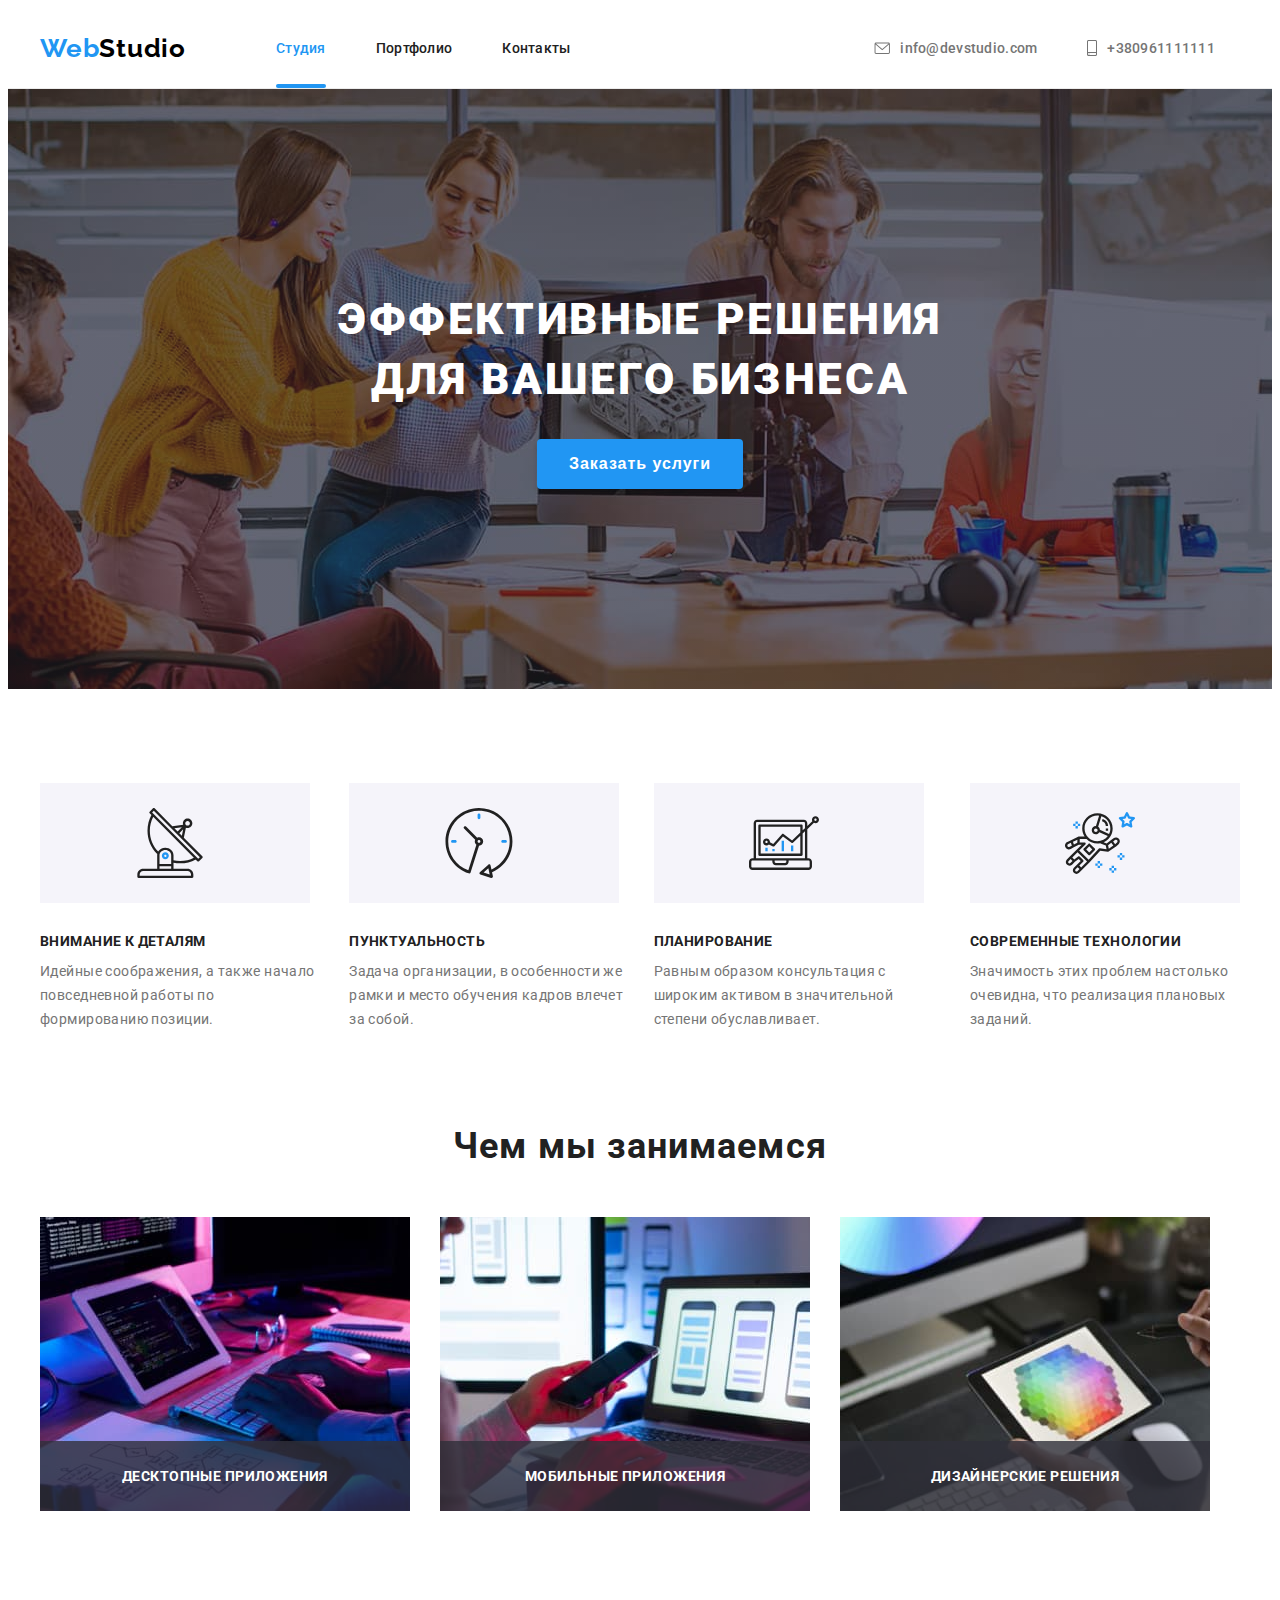
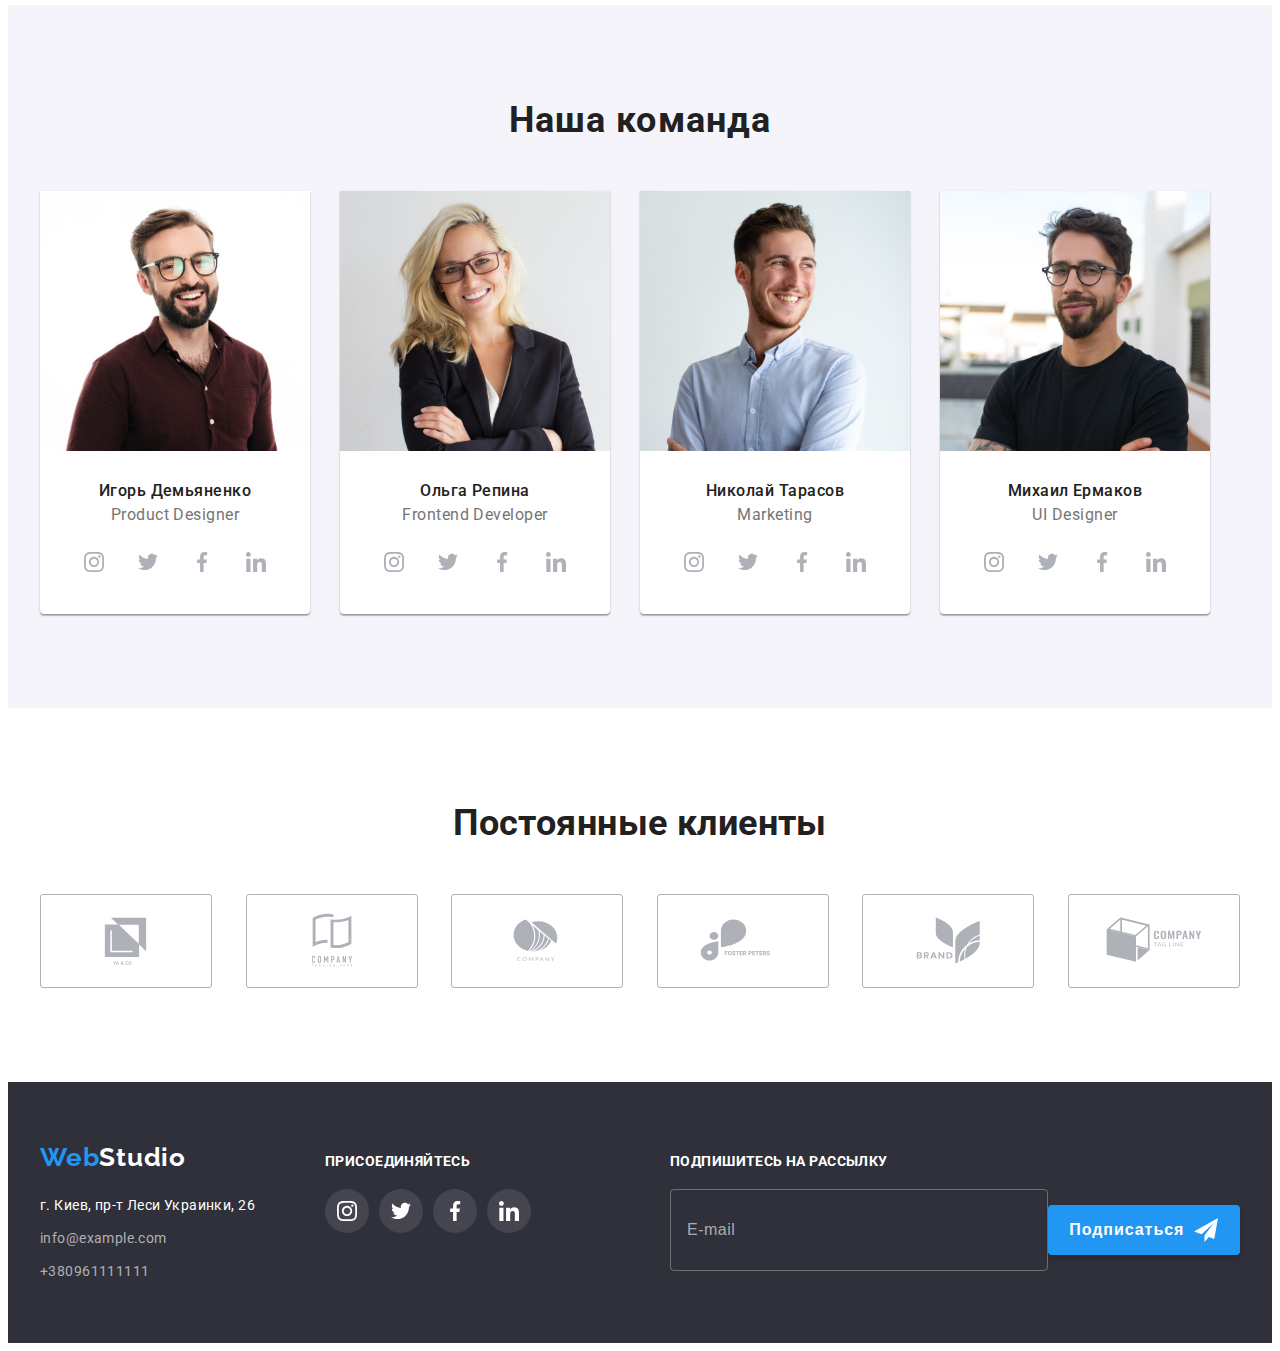
<file: index.html>
<!DOCTYPE html>
<html lang="ru">

<head>
  <meta charset="utf-8">
  <meta http-equiv="X-UA-Compatible" content="IE=edge">
  <meta name="viewport" content="width=device-width, initial-scale=1.0">
  <meta name="description" content="Интернет страница студии веб-разработки WebStudio">
  <link rel="shortcut icon" href="./images/favicon.svg" type="image/svg+xml">
  <link rel="preconnect" href="https://fonts.googleapis.com">
  <link rel="preconnect" href="https://fonts.gstatic.com" crossorigin>
  <link href="https://fonts.googleapis.com/css2?family=Raleway:wght@700&family=Roboto:wght@400;500;700;900&display=swap"
    rel="stylesheet">
  <title>WebStudio - Главная</title>
  <link rel="stylesheet" href="https://cdnjs.cloudflare.com/ajax/libs/modern-normalize/1.1.0/modern-normalize.min.css"
    integrity="sha512-wpPYUAdjBVSE4KJnH1VR1HeZfpl1ub8YT/NKx4PuQ5NmX2tKuGu6U/JRp5y+Y8XG2tV+wKQpNHVUX03MfMFn9Q=="
    crossorigin="anonymous" referrerpolicy="no-referrer" />
  <link rel="stylesheet" href="./css/styles.css">
</head>

<body>
  <header class="header">
    <div class="container">
     
    <nav class="header-nav">
      <a href="index.html" class="link header-logo"><span>Web</span>Studio</a>
      <ul class="list header-nav-list">
          <li><a href="index.html" class="link header-nav-link active">Студия</a></li>
          <li><a href="portfolio.html" class="link header-nav-link">Портфолио</a></li>
          <li><a href="" class="link header-nav-link">Контакты</a></li>
      </ul>
    </nav>

      <ul class="list header-contacts">
        <li><a href="mailto:info@devstudio.com" class="link header-contacts-mail">
          <svg class="mail-icon" width="16px" height="12px">
            <use href="./images/icons.svg#envelope"></use>
          </svg>
          info@devstudio.com</a></li>
        <li><a href="tel:+380961111111" class="link header-contacts-tel">
          <svg class="phone-icon" width="10px" height="16px">
            <use href="./images/icons.svg#smartphone"></use>
          </svg>+380961111111</a></li>
      </ul>
    </div>
  </header>

  <main>
    <!-- ---------- Hero section ---------- -->
    <section class="hero">
      <div class="container">
        <h1 class="hero-head">Эффективные решения для вашего бизнеса</h1>
        <button type="button" class="hero-btn" data-modal-open>Заказать услуги</button>
      </div>
    </section>
    <!-- ---------- Hero section ---------- -->

    <!-- ---------- Features ---------- -->
    <section class="features section">
      <div class="container">
        <h2 class="features-head visually-hidden">Наши преимущества</h2>
        <ul class="list features-list">
          <li class="features-list-item">
            <div class="features-list-item-header">
              <svg class="mail-icon" width="70px" height="70px">
                <use href="./images/icons.svg#antenna"></use>
              </svg>
            </div>
            <h3 class="features-list-item-head">Внимание к деталям</h3><p class="features-list-item-text">Идейные соображения, а также начало повседневной работы по формированию позиции.</p></li>
          <li class="features-list-item">
            <div class="features-list-item-header">
              <svg class="mail-icon" width="70px" height="70px">
                <use href="./images/icons.svg#clock"></use>
              </svg>
            </div>
            <h3 class="features-list-item-head">Пунктуальность</h3><p class="features-list-item-text">Задача организации, в особенности же рамки и место обучения кадров влечет за собой.</p></li>
          <li class="features-list-item">
            <div class="features-list-item-header">
              <svg class="mail-icon" width="70px" height="70px">
                <use href="./images/icons.svg#diagram"></use>
              </svg>
            </div>
            <h3 class="features-list-item-head">Планирование</h3><p class="features-list-item-text">Равным образом консультация с широким активом в значительной степени обуславливает.</p></li>
          <li class="features-list-item">
            <div class="features-list-item-header">
              <svg class="mail-icon" width="70px" height="70px">
                <use href="./images/icons.svg#astronaut"></use>
              </svg>
            </div>
            <h3 class="features-list-item-head">Современные технологии</h3><p class="features-list-item-text">Значимость этих проблем настолько очевидна, что реализация плановых заданий.</p></li>
       </ul>
      </div>
    </section>
    <!-- ---------- End of features ---------- -->

    <!-- ---------- About section ---------- -->
    <section class="about section">
      <div class="container">
        <h2 class="about-head">Чем мы занимаемся</h2>
        <ul class="list about-list">
          <li class="about-list-item"><img src="./images/hands_on_the_tablet.jpg" width="370" height="294"
            alt="Man is sitting at the table and holding hands on the keyboard">
            <div class="about-list-item-footer"><p class="about-footer-text">десктопные приложения</p></div>
          </li>
          <li class="about-list-item"><img src="./images/woman_looks_into_the_phone.jpg" width="370" height="294"
            alt="Woman is holding the phone">
            <div class="about-list-item-footer">
              <p class="about-footer-text">мобильные приложения</p>
            </div>
          </li>
          <li class="about-list-item"><img src="./images/color_grid_hexagon_in_the_tablet.jpg" width="370" height="294"
            alt="Color picker hexagon grid on the sreen of the tablet">
            <div class="about-list-item-footer">
              <p class="about-footer-text">дизайнерские решения</p>
            </div>
          </li>
        </ul>
      </div>
    </section>
    <!-- ---------- End of about section ---------- -->

    <!-- ---------- Team section ---------- -->
    <section class="team section">
      <div class="container">
        <h2 class="team-head">Наша команда</h2>
        <ul class="list team-list">
         <li class="team-list-item">
          <img src="./images/igor_demyanenko.jpg" width="270" alt="The photo of man - Igor Demyanenko">
          <div class="team-item-footer">
            <h3 class="team-item-head">Игорь Демьяненко</h3>
            <p class="team-item-text">Product Designer</p>
            <ul class="list team-member-social-list">
              <li class="team-member-social-item">
                <a href="" class="team-member-social-link insta">
                  <svg class="team-social-icon" width="20px" height="20px">
                    <use href="./images/icons.svg#instagram"></use>
                  </svg>
                </a>
              </li>
              <li class="team-member-social-item">
                <a href="" class="team-member-social-link twitter">
                  <svg class="team-social-icon" width="20px" height="20px">
                    <use href="./images/icons.svg#twitter"></use>
                  </svg>
                </a>
              </li>
              <li class="team-member-social-item">
                <a href="" class="team-member-social-link facebook">
                  <svg class="team-social-icon" width="20px" height="20px">
                    <use href="./images/icons.svg#facebook"></use>
                  </svg>
                </a>
              </li>
              <li class="team-member-social-item">
                <a href="" class="team-member-social-link linkedin">
                  <svg class="team-social-icon" width="20px" height="20px">
                    <use href="./images/icons.svg#linkedin"></use>
                  </svg>
                </a>
              </li>
            </ul>
          </div>
         </li>
         <li class="team-list-item">
          <img src="./images/olga_repina.jpg" width="270" alt="The photo of woman - Olga Repina">
          <div class="team-item-footer">
            <h3 class="team-item-head">Ольга Репина</h3>
            <p class="team-item-text">Frontend Developer</p>
            <ul class="list team-member-social-list">
              <li class="team-member-social-item">
                <a href="" class="team-member-social-link insta">
                  <svg class="team-social-icon" width="20px" height="20px">
                    <use href="./images/icons.svg#instagram"></use>
                  </svg>
                </a>
              </li>
              <li class="team-member-social-item">
                <a href="" class="team-member-social-link twitter">
                  <svg class="team-social-icon" width="20px" height="20px">
                    <use href="./images/icons.svg#twitter"></use>
                  </svg>
                </a>
              </li>
              <li class="team-member-social-item">
                <a href="" class="team-member-social-link facebook">
                  <svg class="team-social-icon" width="20px" height="20px">
                    <use href="./images/icons.svg#facebook"></use>
                  </svg>
                </a>
              </li>
              <li class="team-member-social-item">
                <a href="" class="team-member-social-link linkedin">
                  <svg class="team-social-icon" width="20px" height="20px">
                    <use href="./images/icons.svg#linkedin"></use>
                  </svg>
                </a>
              </li>
            </ul>
          </div>
         </li>
         <li class="team-list-item">
          <img src="./images/nikolay_tarasov.jpg" width="270" alt="The photo of man - Nikolay Tarasov">
          <div class="team-item-footer">
            <h3 class="team-item-head">Николай Тарасов</h3>
            <p class="team-item-text">Marketing</p>
            <ul class="list team-member-social-list">
              <li class="team-member-social-item">
                <a href="" class="team-member-social-link insta">
                  <svg class="team-social-icon" width="20px" height="20px">
                    <use href="./images/icons.svg#instagram"></use>
                  </svg>
                </a>
              </li>
              <li class="team-member-social-item">
                <a href="" class="team-member-social-link twitter">
                  <svg class="team-social-icon" width="20px" height="20px">
                    <use href="./images/icons.svg#twitter"></use>
                  </svg>
                </a>
              </li>
              <li class="team-member-social-item">
                <a href="" class="team-member-social-link facebook">
                  <svg class="team-social-icon" width="20px" height="20px">
                    <use href="./images/icons.svg#facebook"></use>
                  </svg>
                </a>
              </li>
              <li class="team-member-social-item">
                <a href="" class="team-member-social-link linkedin">
                  <svg class="team-social-icon" width="20px" height="20px">
                    <use href="./images/icons.svg#linkedin"></use>
                  </svg>
                </a>
              </li>
            </ul>
          </div>
         </li>
         <li class="team-list-item">
          <img src="./images/mikhail_ermakov.jpg" width="270" alt="The photo of man - Mikhail Ermakov">
          <div class="team-item-footer">
            <h3 class="team-item-head">Михаил Ермаков</h3>
            <p class="team-item-text">UI Designer</p>
            <ul class="list team-member-social-list">
              <li class="team-member-social-item">
                <a href="" class="team-member-social-link insta">
                  <svg class="team-social-icon" width="20px" height="20px">
                    <use href="./images/icons.svg#instagram"></use>
                  </svg>
                </a>
              </li>
              <li class="team-member-social-item">
                <a href="" class="team-member-social-link twitter">
                  <svg class="team-social-icon" width="20px" height="20px">
                    <use href="./images/icons.svg#twitter"></use>
                  </svg>
                </a>
              </li>
              <li class="team-member-social-item">
                <a href="" class="team-member-social-link facebook">
                  <svg class="team-social-icon" width="20px" height="20px">
                    <use href="./images/icons.svg#facebook"></use>
                  </svg>
                </a>
              </li>
              <li class="team-member-social-item">
                <a href="" class="team-member-social-link linkedin">
                  <svg class="team-social-icon" width="20px" height="20px">
                    <use href="./images/icons.svg#linkedin"></use>
                  </svg>
                </a>
              </li>
            </ul>
          </div>
          </li>
       </ul>
      </div>
    </section>
    <!-- ---------- End of team section ---------- -->

    <section class="section">
      <div class="container">
        <h2 class="clients-header">Постоянные клиенты</h2>
        <ul class="clients list">
          <li class="client">
            <a href="" class="client-link">
              <svg class="client-icon" width="106px" height="60px">
                <use href="./images/icons.svg#logo-yaco"></use>
              </svg>
            </a>
          </li>
          <li class="client">
            <a href="" class="client-link">
              <svg class="client-icon" width="106px" height="60px">
                <use href="./images/icons.svg#logo-company-tagline-here"></use>
              </svg>
            </a>
          </li>
          <li class="client">
            <a href="" class="client-link">
              <svg class="client-icon" width="106px" height="60px">
                <use href="./images/icons.svg#logo-company"></use>
              </svg>
            </a>
          </li>
          <li class="client">
            <a href="" class="client-link">
              <svg class="client-icon" width="106px" height="60px">
                <use href="./images/icons.svg#logo-foster-peters"></use>
              </svg>
            </a>
          </li>
          <li class="client">
            <a href="" class="client-link">
              <svg class="client-icon" width="106px" height="60px">
                <use href="./images/icons.svg#logo-brand"></use>
              </svg>
            </a>
          </li>
          <li class="client">
            <a href="" class="client-link">
              <svg class="client-icon" width="106px" height="60px">
                <use href="./images/icons.svg#logo-company-tagline"></use>
              </svg>
            </a>
          </li>
        </ul>
      </div>
    </section>
  </main>

  <footer class="footer">
    <div class="container">
      <div class="footer-contacts-block">
        <a href="index.html" class="link footer-logo"><span>Web</span>Studio</a>
        <address>
        <ul class="list footer-contacts">
           <li class="footer-contacts-address"><a href="https://www.google.com/maps/place/Lesi+Ukrainky+Blvd,+26,+Kyiv,+02000/@50.426458,30.5382402,19.94z/data=!4m13!1m7!3m6!1s0x40d4cf0e033ecbe9:0x57a4dffefec77da0!2sLesi+Ukrainky+Blvd,+26,+Kyiv,+02000!3b1!8m2!3d50.4265807!4d30.5383859!3m4!1s0x40d4cf0e033ecbe9:0x57a4dffefec77da0!8m2!3d50.4265807!4d30.5383858"
             class="link" target="_blank" rel="noopener noreferrer">г. Киев, пр-т Леси Украинки, 26</a></li>
           <li><a class="link footer-contacts-mail" href="mailto:info@example.com">info@example.com</a></li>
           <li><a class="link footer-contacts-tel" href="tel:+380961111111">+380961111111</a></li>
        </ul>
        </address>
      </div>
      <div class="footer-social-block">
        <p class="footer-social-head">Присоединяйтесь</p>
        <ul class="list footer-social-list">
          <li>
            <a href="" class="footer-social-link">
              <svg class="footer-social-icon" width="20px" height="20px">
                <use href="./images/icons.svg#instagram"></use>
              </svg>
            </a>
          </li>
          <li>
            <a href="" class="footer-social-link">
              <svg class="footer-social-icon" width="20px" height="20px">
                <use href="./images/icons.svg#twitter"></use>
              </svg>
            </a>
          </li>
          <li>
            <a href="" class="footer-social-link">
              <svg class="footer-social-icon" width="20px" height="20px">
                <use href="./images/icons.svg#facebook"></use>
              </svg>
            </a>
          </li>
          <li>
            <a href="" class="footer-social-link">
              <svg class="footer-social-icon" width="20px" height="20px">
                <use href="./images/icons.svg#linkedin"></use>
              </svg>
            </a>
          </li>
        </ul>
      </div>
      <div class="footer-subscription-block">
        <form action="#">
          <p class="footer-subscription-title">подпишитесь на рассылку</p>
          <div class="footer-subscription-wrapper">
            <input class="footer-subscription-input" type="email" name="footer-subscription-email" id="footer-subscription-email" placeholder="E-mail">
            <button class="footer-subscription-button" type="submit">Подписаться
              <svg class="footer-subscription-button-icon" width="24" height="24">
                <use href="./images/icons.svg#telegram"></use>
              </svg>
            </button>
          </div>
        </form>
      </div>
    </div>
  </footer>

 <!-- ----------------  Modal window  ---------------- -->
  <div class="modal-backdrop is-hidden" data-modal>
    <div class="modal">
      <button class="close-modal-button" data-modal-close>&times</button>
      <p class="modal-title">Оставьте свои данные, мы Вам перезвоним</p>

      <form action="#">        
        <div class="input-wrapper">
          <label class="input label" for="name">Имя</label>
          <input class="modal-input" type="text" name="name" id="name">
          <svg class="modal-input-icon" width="18" height="18">
            <use href="./images/icons.svg#person-black-icon"></use>
          </svg>
        </div>
        <div class="input-wrapper">
          <label class="input label" for="tel">Телефон</label>
          <input class="modal-input" type="tel" name="tel" id="tel">
          <svg class="modal-input-icon" width="18" height="18">
            <use href="./images/icons.svg#phone-black-icon"></use>
          </svg>
        </div>
        <div class="input-wrapper">
          <label class="input label" for="mail">Почта</label>
          <input class="modal-input" type="email" name="mail" id="mail">
          <svg class="modal-input-icon" width="18" height="18">
            <use href="./images/icons.svg#email-black-icon"></use>
          </svg>
        </div>
        <div class="input-wrapper">
          <label class="input label" for="comment">Комментарий</label>
          <textarea class="modal-input textarea" name="comment" id="comment" placeholder="Введите текст"></textarea>
        </div>
        <div class="checkbox-wrapper">
          <input class="modal-checkbox" type="checkbox" name="subscription-agreement" id="subscription-agreement"/>
          <span class="modal-subscription-checkbox">
            <svg class="modal-checkbox-icon" width="11" height="8">
              <use href="./images/icons.svg#tick-mark-icon"></use>
            </svg>
          </span>
          <label class="checkbox-input-label" for="subscription-agreement">Соглашаюсь с рассылкой и принимаю <a class="link modal-terms-link" href="#">Условия договора</a></label>
        </div>
        <button class="modal-submit-button" type="submit">Отправить</button>
      </form>

    </div>
  </div>
<!-- ----------------  End of modal window-------------   -->

  <script src="./js/modal.js"></script>
</body>
</html>
</file>
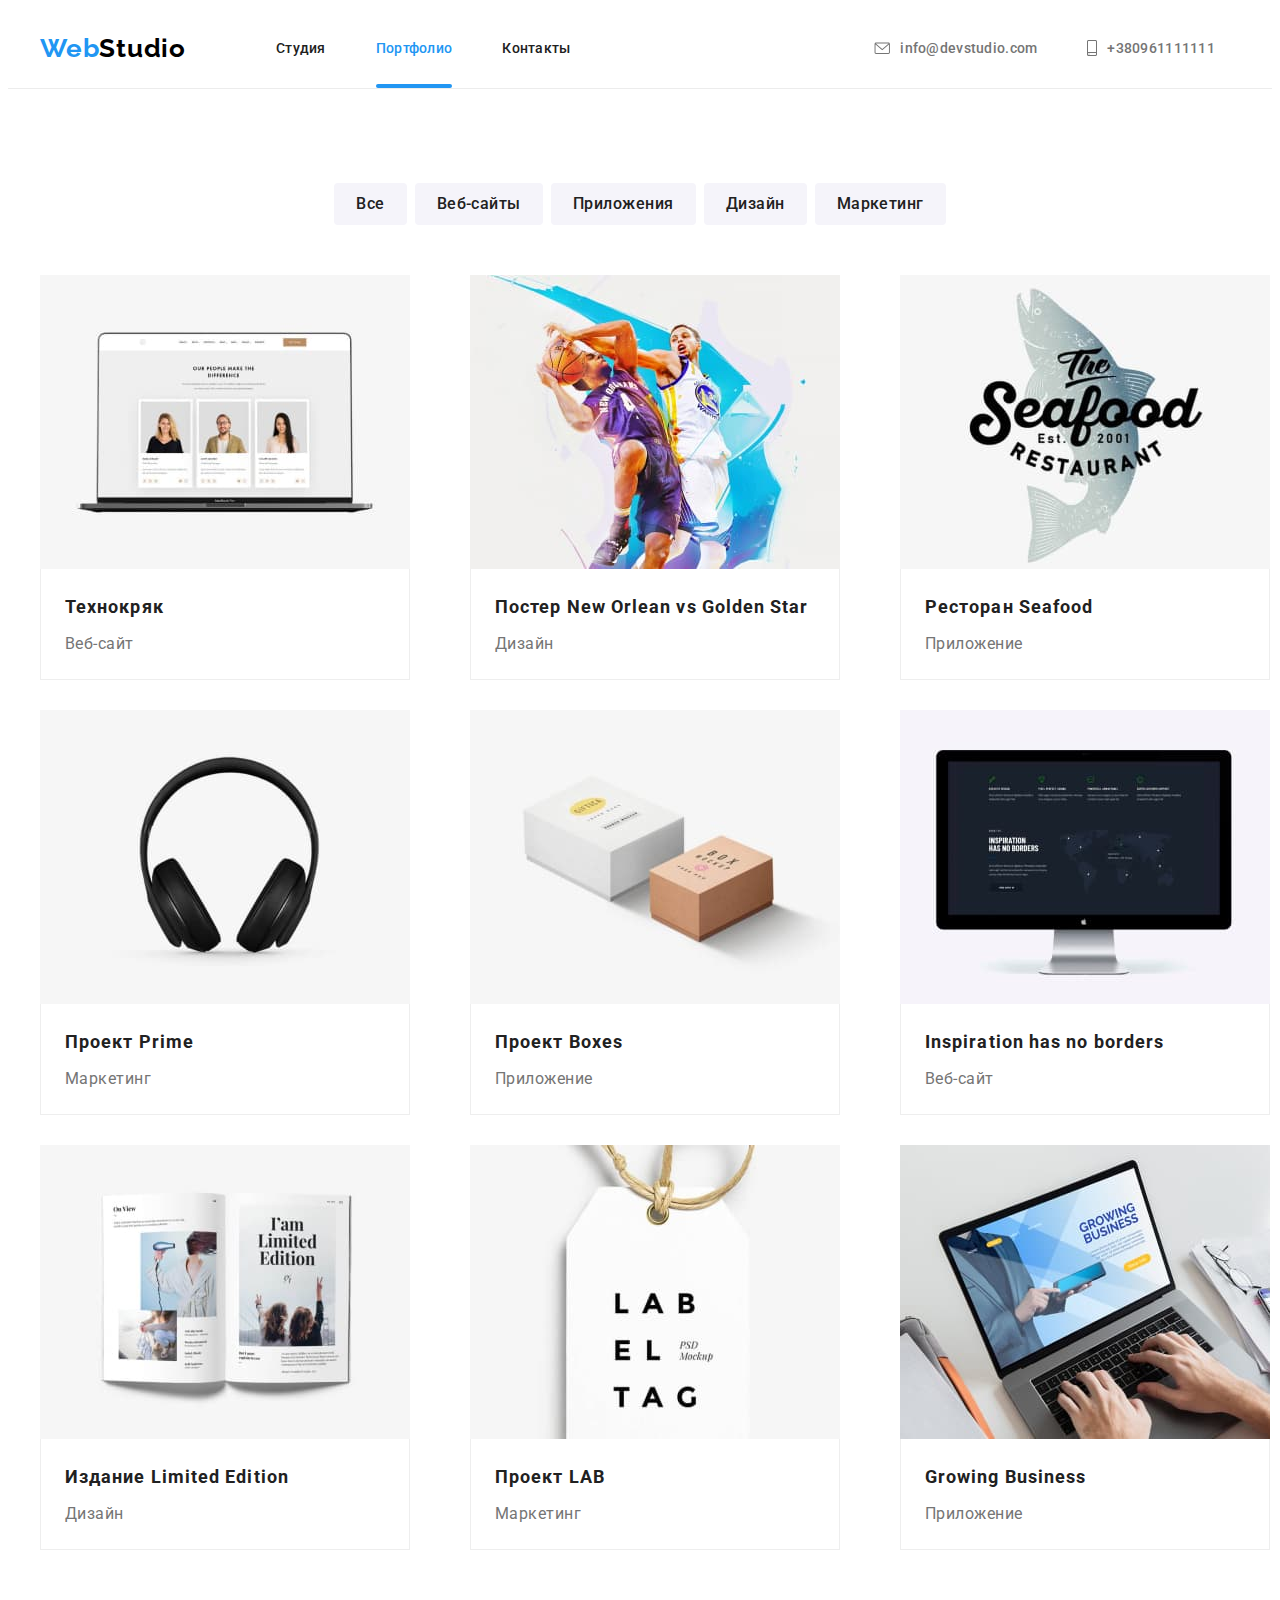
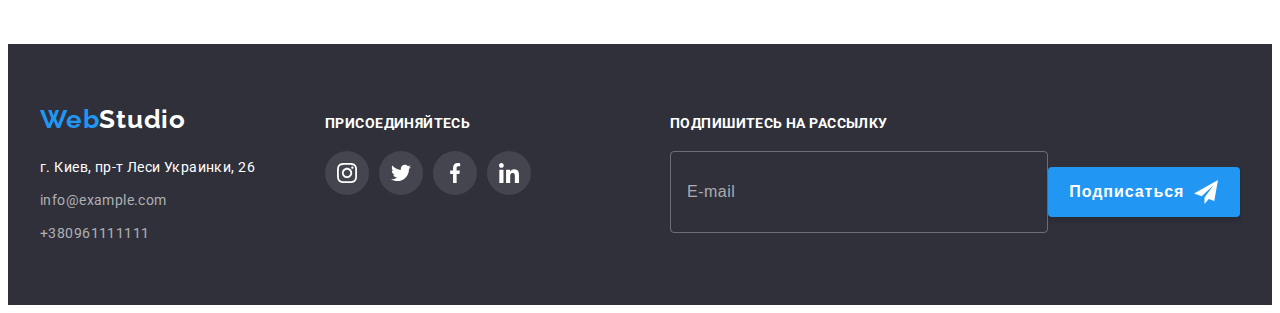
<file: portfolio.html>
<!DOCTYPE html>
<html lang="ru">

<head>
  <meta charset="utf-8">
  <meta http-equiv="X-UA-Compatible" content="IE=edge">
  <meta name="viewport" content="width=device-width, initial-scale=1.0">
  <meta name="description" content="Интернет страница студии веб-разработки WebStudio">
  <link rel="shortcut icon" href="./images/favicon.svg" type="image/svg+xml">
  <link rel="preconnect" href="https://fonts.googleapis.com">
  <link rel="preconnect" href="https://fonts.gstatic.com" crossorigin>
  <link href="https://fonts.googleapis.com/css2?family=Raleway:wght@700&family=Roboto:wght@400;500;700;900&display=swap"
    rel="stylesheet">
  <link rel="stylesheet" href="https://cdnjs.cloudflare.com/ajax/libs/modern-normalize/1.1.0/modern-normalize.min.css"
    integrity="sha512-wpPYUAdjBVSE4KJnH1VR1HeZfpl1ub8YT/NKx4PuQ5NmX2tKuGu6U/JRp5y+Y8XG2tV+wKQpNHVUX03MfMFn9Q=="
    crossorigin="anonymous" referrerpolicy="no-referrer" />
  <title>WebStudio - Портфолио</title>
  <link rel="stylesheet" href="./css/styles.css">
</head>

<body>
  <header class="header">
    <div class="container">
  
      <nav class="header-nav">
        <a href="index.html" class="link header-logo"><span>Web</span>Studio</a>
        <ul class="list header-nav-list">
          <li><a href="index.html" class="link header-nav-link">Студия</a></li>
          <li><a href="portfolio.html" class="link header-nav-link active">Портфолио</a></li>
          <li><a href="" class="link header-nav-link">Контакты</a></li>
        </ul>
      </nav>
  
      <ul class="list header-contacts">
        <li><a href="mailto:info@devstudio.com" class="link header-contacts-mail">
            <svg class="mail-icon" width="16px" height="12px">
              <use href="./images/icons.svg#envelope"></use>
            </svg>
            info@devstudio.com</a></li>
        <li><a href="tel:+380961111111" class="link header-contacts-tel">
            <svg class="phone-icon" width="10px" height="16px">
              <use href="./images/icons.svg#smartphone"></use>
            </svg>+380961111111</a></li>
      </ul>
    </div>
  </header>

  <main>
    <section class="section">
      <div class="container">
      <h1 class="visually-hidden">Проекты, которыми мы гордимся</h1>
        <ul class="list filter">
         <li><button type="button" class="filter-button">Все</button></li>
         <li><button type="button" class="filter-button">Веб-сайты</button></li>
         <li><button type="button" class="filter-button">Приложения</button></li>
         <li><button type="button" class="filter-button">Дизайн</button></li>
         <li><button type="button" class="filter-button">Маркетинг</button></li>
      </ul>
      
      <ul class="list projects">
        <li class="project">
          <a href="" class="link project-link">
            <div class="project-thumb">
              <img src="./images/technokryak.jpg" width="370" alt="Laptop with website view">
              <div class="project-description-overlay">
                <p class="project-description">Технокряк это современная площадка распространения коронавируса. Компании используют эту платформу для цифрового
                шпионажа и атак на защищённые сервера конкурентов.</p>
              </div>
            </div>
            <div class="project-footer">
              <h2 class="project-head">Технокряк</h2>
              <p class="project-text">Веб-сайт</p>
            </div>
          </a>
        </li>
        <li class="project">
          <a href="" class="link project-link">
            <div class="project-thumb">
              <img src="./images/n-orlean-g-star.jpg" width="370" alt="Two basketball players jumping">
              <div class="project-description-overlay">
                <p class="project-description">Технокряк это современная площадка распространения коронавируса. Компании используют
                  эту платформу для цифрового
                  шпионажа и атак на защищённые сервера конкурентов.</p>
              </div>
            </div>
            <div class="project-footer">
              <h2 class="project-head">Постер New Orlean vs Golden Star</h2>
              <p class="project-text">Дизайн</p>
            </div>
          </a>
          </li>
        <li class="project">
          <a href="" class="link project-link">
            <div class="project-thumb">
              <img src="./images/seafood-restaurant.jpg" width="370" alt="The Seafood restaurant logo">
              <div class="project-description-overlay">
                <p class="project-description">Технокряк это современная площадка распространения коронавируса. Компании используют
                  эту платформу для цифрового
                  шпионажа и атак на защищённые сервера конкурентов.</p>
              </div>
            </div>
            <div class="project-footer">
            <h2 class="project-head">Ресторан Seafood</h2>
            <p class="project-text">Приложение</p>
            </div>
          </a>
        </li>
        <li class="project">
          <a href="" class="link project-link">
            <div class="project-thumb">
              <img src="./images/prime-project.jpg" width="370" alt="Black wireless headphones">
              <div class="project-description-overlay">
                <p class="project-description">Технокряк это современная площадка распространения коронавируса. Компании используют
                эту платформу для цифрового
                шпионажа и атак на защищённые сервера конкурентов.</p>
              </div>
            </div>
            <div class="project-footer">
              <h2 class="project-head">Проект Prime</h2>
              <p class="project-text">Маркетинг</p>
            </div>
          </a>
        </li>
        <li class="project">
          <a href="" class="link project-link">
            <div class="project-thumb">
              <img src="./images/boxes-project.jpg" width="370" alt="Two paper boxes, white and brown">
              <div class="project-description-overlay">
                <p class="project-description">Технокряк это современная площадка распространения коронавируса. Компании используют
                  эту платформу для цифрового
                  шпионажа и атак на защищённые сервера конкурентов.</p>
              </div>
            </div>
            <div class="project-footer">
              <h2 class="project-head">Проект Boxes</h2>
              <p class="project-text">Приложение</p>
            </div>
          </a>
        </li>
        <li class="project">
          <a href="" class="link project-link">
            <div class="project-thumb">
              <img src="./images/inspiration-noborders.jpg" width="370" alt="Mac computer with opened black website">
              <div class="project-description-overlay">
                <p class="project-description">Технокряк это современная площадка распространения коронавируса. Компании используют
                  эту платформу для цифрового
                  шпионажа и атак на защищённые сервера конкурентов.</p>
              </div>
            </div>
            <div class="project-footer">
              <h2 class="project-head">Inspiration has no borders</h2>
              <p class="project-text">Веб-сайт</p>
            </div>
          </a>
        </li>
        <li class="project">
          <a href="" class="link project-link">
            <div class="project-thumb">
              <img src="./images/limited-edition.jpg" width="370" alt="Opened book with articles">
              <div class="project-description-overlay">
                <p class="project-description">Технокряк это современная площадка распространения коронавируса. Компании используют
                  эту платформу для цифрового
                  шпионажа и атак на защищённые сервера конкурентов.</p>
              </div>
            </div>
            <div class="project-footer">
              <h2 class="project-head">Издание Limited Edition</h2>
              <p class="project-text">Дизайн</p>
            </div>
          </a>
        </li>
        <li class="project">
          <a href="" class="link project-link">
            <div class="project-thumb">
              <img src="./images/lab-project.jpg" width="370" alt="Paper tag with words 'Lab El Tag'">
              <div class="project-description-overlay">
                <p class="project-description">Технокряк это современная площадка распространения коронавируса. Компании используют
                  эту платформу для цифрового
                  шпионажа и атак на защищённые сервера конкурентов.</p>
              </div>
            </div>
            <div class="project-footer">
              <h2 class="project-head">Проект LAB</h2>
              <p class="project-text">Маркетинг</p>
            </div>
          </a>
        </li>
        <li class="project">
          <a href="" class="link project-link">
            <div class="project-thumb">
              <img src="./images/growing-business.jpg" width="370" alt="Man holding hands on the laptop">
              <div class="project-description-overlay">
                <p class="project-description">Технокряк это современная площадка распространения коронавируса. Компании используют
                  эту платформу для цифрового
                  шпионажа и атак на защищённые сервера конкурентов.</p>
              </div>
            </div>
            <div class="project-footer">
            <h2 class="project-head">Growing Business</h2>
            <p class="project-text">Приложение</p>
            </div>
          </a>
        </li>        
      </ul>
      </div>
    </section>
  </main>

  <footer class="footer">
    <div class="container">
      <div class="footer-contacts-block">
        <a href="index.html" class="link footer-logo"><span>Web</span>Studio</a>
        <address>
          <ul class="list footer-contacts">
            <li class="footer-contacts-address"><a
                href="https://www.google.com/maps/place/Lesi+Ukrainky+Blvd,+26,+Kyiv,+02000/@50.426458,30.5382402,19.94z/data=!4m13!1m7!3m6!1s0x40d4cf0e033ecbe9:0x57a4dffefec77da0!2sLesi+Ukrainky+Blvd,+26,+Kyiv,+02000!3b1!8m2!3d50.4265807!4d30.5383859!3m4!1s0x40d4cf0e033ecbe9:0x57a4dffefec77da0!8m2!3d50.4265807!4d30.5383858"
                class="link" target="_blank" rel="noopener noreferrer">г. Киев, пр-т Леси Украинки, 26</a></li>
            <li><a class="link footer-contacts-mail" href="mailto:info@example.com">info@example.com</a></li>
            <li><a class="link footer-contacts-tel" href="tel:+380961111111">+380961111111</a></li>
          </ul>
        </address>
      </div>
      <div class="footer-social-block">
        <p class="footer-social-head">Присоединяйтесь</p>
        <ul class="list footer-social-list">
          <li>
            <a href="" class="footer-social-link">
              <svg class="footer-social-icon" width="20px" height="20px">
                <use href="./images/icons.svg#instagram"></use>
              </svg>
            </a>
          </li>
          <li>
            <a href="" class="footer-social-link">
              <svg class="footer-social-icon" width="20px" height="20px">
                <use href="./images/icons.svg#twitter"></use>
              </svg>
            </a>
          </li>
          <li>
            <a href="" class="footer-social-link">
              <svg class="footer-social-icon" width="20px" height="20px">
                <use href="./images/icons.svg#facebook"></use>
              </svg>
            </a>
          </li>
          <li>
            <a href="" class="footer-social-link">
              <svg class="footer-social-icon" width="20px" height="20px">
                <use href="./images/icons.svg#linkedin"></use>
              </svg>
            </a>
          </li>
        </ul>
      </div>
      <div class="footer-subscription-block">
        <form action="#">
          <p class="footer-subscription-title">подпишитесь на рассылку</p>
          <div class="footer-subscription-wrapper">
            <input class="footer-subscription-input" type="email" name="footer-subscription-email"
              id="footer-subscription-email" placeholder="E-mail">
            <button class="footer-subscription-button" type="submit">Подписаться
              <svg class="footer-subscription-button-icon" width="24" height="24">
                <use href="./images/icons.svg#telegram"></use>
              </svg>
            </button>
          </div>
        </form>
      </div>
    </div>
  </footer>

</body>
</html>
</file>
<file: css/styles.css>
:root {
  --text-color-main: #212121;
  --logo-text-color: #000000;
  --text-color-secondary: #757575;
  --accent-color: #2196f3;
  --accent-color-hover: #188ce8;
  --main-bg-color: #e5e5e5;
  --secondary-bg-color: #f5f4fa;
  --dark-grey-bg-color: #2f303a;
  --white-color: #ffffff;
  --address-color: #ffffffa0;
}

body {
  font-family: Roboto, sans-serif;
  background-color: var(--white-color);
  color: var(--text-color-main);
  font-size: 14px;
  letter-spacing: 0.03em;
}

p,
h1,
h2,
h3,
h4,
h5,
h6 {
  margin: 0;
}

img {
  display: block;
  min-width: 100%;
  height: auto;
}

ul,
ol {
  margin: 0;
  padding-left: 0;
}

.list {
  list-style: none;
}

.link {
  text-decoration: none;
  color: inherit;
}

/* -------------------------- universal container ----------------*/

.container {
  width: 1200px;
  padding-left: 15px;
  padding-right: 15px;
  margin: 0 auto;
}

/* ----------------------- HEADER ----------------------  */

.header-logo {
  font-family: Raleway;
  font-weight: 700;
  font-size: 26px;
  line-height: calc(31 / 26);
  letter-spacing: 0.03em;
  color: var(--logo-text-color);
  margin-right: 65px;
}

.header-logo > span {
  color: var(--accent-color);
}

.header > .container {
  display: flex;
  align-items: center;
}

.header-nav {
  display: flex;
  align-items: center;
}

.header {
  border-bottom: 1px solid #ececec;
}

.header-nav-list {
  display: flex;
}

.header-contacts {
  margin-left: auto;
  display: flex;
}

.header .header-nav-link {
  font-family: inherit;
  font-style: normal;
  font-weight: 500;
  font-size: 14px;
  display: inline-block;
  position: relative;
  line-height: calc(16 / 14);
  letter-spacing: 0.02em;
  padding-top: 32px;
  padding-bottom: 32px;
  margin-right: 25px;
  margin-left: 25px;
  transition-duration: 250ms;
  transition-timing-function: cubic-bezier(0.4, 0, 0.2, 1);
  transition-property: color;
}

.header-nav-link:hover,
.header-nav-link:focus,
.header-nav-link.active {
  font-family: inherit;
  font-style: normal;
  font-weight: 500;
  font-size: 14px;
  line-height: calc(16 / 14);
  letter-spacing: 0.02em;
  color: var(--accent-color);
}

.header-nav-link::after,
.header-nav-link::after {
  content: "";
  width: 100%;
  transition-property: height;
  transition-duration: 250ms;
  transition-timing-function: cubic-bezier(0.4, 0, 0.2, 1);
  display: inline-block;
  height: 0;
  background-color: var(--accent-color);
  position: absolute;
  left: 0;
  bottom: 0;
  border-radius: 4px;
}

.header-nav-link:hover::after,
.header-nav-link:focus::after,
.header-nav-link.active::after {
  content: "";
  display: inline-block;
  width: 100%;
  height: 4px;
  background-color: var(--accent-color);
  position: absolute;
  right: 0;
  bottom: 0;
  border-radius: 4px;
}

.header-contacts-mail,
.header-contacts-tel {
  font-family: inherit;
  font-style: normal;
  font-weight: 500;
  font-size: 14px;
  line-height: calc(16 / 14);
  letter-spacing: 0.02em;
  color: var(--text-color-secondary);
  padding: 25px;
  display: inline-flex;
  align-items: center;
  transition-duration: 250ms;
  transition-timing-function: cubic-bezier(0.4, 0, 0.2, 1);
  transition-property: color;
}

.header-contacts-mail:hover,
.header-contacts-tel:hover,
.header-contacts-mail:focus,
.header-contacts-tel:focus {
  color: var(--accent-color);
}

.mail-icon {
  margin-right: 10px;
  fill: currentColor;
}

.phone-icon {
  margin-right: 10px;
  fill: currentColor;
}
/* -------------------------------- MAIN --------------------------  */

.hero {
  padding-top: 200px;
  padding-bottom: 200px;
  background-color: var(--dark-grey-bg-color);
  background-image: linear-gradient(
      to top,
      rgba(47, 48, 58, 0.4),
      rgba(47, 48, 58, 0.4)
    ),
    url(../images/hero-bg.jpg);
  background-repeat: no-repeat;
  background-position: center;
  background-size: cover;
  max-width: 1600px;
  margin: 0 auto;
}

.hero-head {
  font-weight: 900;
  font-size: 44px;
  line-height: calc(60 / 44);
  text-align: center;
  letter-spacing: 0.06em;
  text-transform: uppercase;
  color: var(--white-color);
  width: 696px;
  margin: 0 auto;
}

.hero-btn {
  background-color: var(--accent-color);
  box-shadow: 0px 4px 4px rgba(0, 0, 0, 0.15);
  border-radius: 4px;
  font-style: normal;
  font-weight: bold;
  font-size: 16px;
  line-height: calc(30 / 16);
  text-align: center;
  letter-spacing: 0.06em;
  margin-top: 30px;
  margin-left: auto;
  margin-right: auto;
  color: var(--white-color);
  cursor: pointer;
  display: block;
  padding-left: 32px;
  padding-right: 32px;
  padding-top: 10px;
  padding-bottom: 10px;
  border: 0px;
  transition-duration: 250ms;
  transition-timing-function: cubic-bezier(0.4, 0, 0.2, 1);
  transition-property: background-color;
}

.hero-btn:focus,
.hero-btn:hover {
  background-color: var(--accent-color-hover);
}

.section {
  padding-top: 94px;
  padding-bottom: 94px;
}

.features-list {
  display: flex;
}

.features-list-item:not(:last-child) {
  margin-right: 30px;
}

.features-list-item-header {
  background-color: var(--secondary-bg-color);
  width: 270px;
  height: 120px;
  display: flex;
  justify-content: center;
  align-items: center;
  margin-bottom: 30px;
}

.features-list-item-head {
  font-weight: bold;
  font-size: 14px;
  line-height: calc(16 / 14);
  letter-spacing: 0.03em;
  text-transform: uppercase;
  margin-bottom: 10px;
}

.features-list-item-text {
  font-weight: normal;
  line-height: calc(24 / 14);
  letter-spacing: 0.03em;
  color: var(--text-color-secondary);
}

.visually-hidden {
  position: absolute;
  width: 1px;
  height: 1px;
  margin: -1px;
  padding: 0;
  overflow: hidden;
  border: 0;
  clip: rect(0 0 0 0);
}

.about.section {
  padding-top: 0px;
}

.about-list {
  display: flex;
}

.about-list-item {
  position: relative;
}

.about-list-item:not(:last-child) {
  margin-right: 30px;
}

.about-head {
  font-weight: bold;
  font-size: 36px;
  line-height: calc(42 / 36);
  text-align: center;
  letter-spacing: 0.03em;
  margin-bottom: 50px;
}

.about-list-item-footer {
  position: absolute;
  bottom: 0;
  width: 100%;
  height: 70px;
  background-color: rgba(47, 48, 58, 80%);
  display: flex;
  align-items: center;
  justify-content: center;
}

.about-footer-text {
  text-transform: uppercase;
  color: var(--white-color);
  font-family: Roboto;
  font-style: normal;
  font-weight: 700;
  font-size: 14px;
  line-height: 16px;
  text-align: center;
  letter-spacing: 0.03em;
}

.team {
  background-color: var(--secondary-bg-color);
}

.team-list {
  display: flex;
  margin-left: -15px;
  margin-right: -15px;
}

.team-head {
  font-weight: bold;
  font-size: 36px;
  line-height: calc(42 / 36);
  text-align: center;
  letter-spacing: 0.03em;
  margin-bottom: 50px;
}

.team-list-item {
  background: var(--white-color);
  box-shadow: 0px 1px 3px rgba(0, 0, 0, 0.12), 0px 1px 1px rgba(0, 0, 0, 0.14),
    0px 2px 1px rgba(0, 0, 0, 0.2);
  border-radius: 0px 0px 4px 4px;
  margin-left: 15px;
  margin-right: 15px;
}

.team-item-head {
  font-weight: 500;
  line-height: calc(19 / 16);
  text-align: center;
  letter-spacing: 0.03em;
  margin-bottom: 5px;
}

.team-item-text {
  font-weight: normal;
  font-size: 16px;
  line-height: calc(19 / 16);
  text-align: center;
  letter-spacing: 0.03em;
  color: var(--text-color-secondary);
  margin-top: 5px;
  margin-bottom: 16px;
}

.team-item-footer {
  padding-bottom: 30px;
  padding-top: 30px;
}

.team-member-social-list {
  display: flex;
  justify-content: space-between;
  width: 206px;
  margin: 0 auto;
}

.team-member-social-link {
  height: 44px;
  display: inline-flex;
  justify-content: center;
  align-items: center;
  width: 44px;
  border-radius: 50%;
  transition-duration: 250ms;
  transition-timing-function: cubic-bezier(0.4, 0, 0.2, 1);
  transition-property: background-color;
}

.team-member-social-link:hover,
.team-member-social-link:focus {
  background-color: var(--accent-color);
}

.team-social-icon {
  fill: #afb1b8;
  transition-duration: 250ms;
  transition-timing-function: cubic-bezier(0.4, 0, 0.2, 1);
  transition-property: fill;
}

.team-member-social-link:hover .team-social-icon,
.team-member-social-link:focus .team-social-icon {
  fill: var(--white-color);
}

.clients {
  display: flex;
  justify-content: space-between;
}

.clients-header {
  font-family: Roboto;
  font-style: normal;
  font-size: 36px;
  line-height: calc(42 / 36);
  text-align: center;
  margin-bottom: 50px;
}

.client-link {
  display: inline-flex;
  justify-content: center;
  align-items: center;
  padding: 16px 32px;
  border: 1px solid #afb1b8;
  border-radius: 3px;
  color: #afb1b8;
  transition-duration: 250ms;
  transition-timing-function: cubic-bezier(0.4, 0, 0.2, 1);
  transition-property: border, color;
}

.client-link:hover,
.client-link:focus {
  border: 1px solid var(--accent-color);
  color: var(--accent-color);
}

.client-icon {
  fill: currentColor;
}

.filter {
  display: flex;
  justify-content: center;
  margin-bottom: 50px;
}

.filter-button {
  background-color: var(--secondary-bg-color);
  border: 0px;
  cursor: pointer;
  font-family: Roboto;
  font-style: normal;
  font-weight: 500;
  font-size: 16px;
  line-height: calc(26 / 16);
  text-align: center;
  letter-spacing: 0.03em;
  color: var(--text-color-main);
  border-radius: 4px;
  padding: 8px 22px;
  margin: 0 4px;
  transition-duration: 250ms;
  transition-timing-function: cubic-bezier(0.4, 0, 0.2, 1);
  transition-property: background-color, box-shadow, color;
}

.filter-button.active,
.filter-button:hover,
.filter-button:focus {
  background-color: var(--accent-color);
  box-shadow: 0px 3px 1px rgba(0, 0, 0, 0.1), 0px 1px 2px rgba(0, 0, 0, 0.08),
    0px 2px 2px rgba(0, 0, 0, 0.12);
  color: var(--white-color);
}

.projects {
  margin-top: 16px;
  display: flex;
  flex-wrap: wrap;
  justify-content: space-between;
  margin-top: -30px;
  margin-right: -30px;
}

.project {
  background: var(--white-color);
  box-sizing: border-box;
  margin-top: 30px;
  margin-right: 30px;
}

.project-link {
  display: inline-block;
  transition-duration: 250ms;
  transition-timing-function: cubic-bezier(0.4, 0, 0.2, 1);
  transition-property: box-shadow;
}

.project-thumb {
  position: relative;
  overflow: hidden;
}

.project-description-overlay {
  position: absolute;
  width: 100%;
  height: 100%;
  top: 100%;
  background-color: rgba(33, 150, 243, 80%);
  display: block;
  transition-property: top;
  transition-duration: 250ms;
  transition-timing-function: cubic-bezier(0.4, 0, 0.2, 1);
  display: flex;
  justify-content: center;
  align-items: center;
  padding-left: 24px;
  padding-right: 24px;
}

.project-link:hover .project-description-overlay,
.project-link:focus .project-description-overlay {
  top: 0;
}

.project-description {
  font-family: Roboto;
  font-style: normal;
  font-weight: normal;
  font-size: 18px;
  line-height: calc(28 / 18);
  letter-spacing: 0.03em;
  color: var(--white-color);
}

.project-link:hover,
.project-link:focus {
  box-shadow: 0px 1px 1px rgba(0, 0, 0, 0.12), 0px 4px 4px rgba(0, 0, 0, 0.06),
    1px 4px 6px rgba(0, 0, 0, 0.16);
}

/* .project-link:hover .project-img-thumb::after,
.project-link:focus .project-img-thumb::after {
  top: 0;
} */

.project:nth-child(3n) {
  margin-right: 0px;
}

.project-head {
  font-weight: bold;
  font-size: 18px;
  line-height: calc(36 / 18);
  letter-spacing: 0.06em;
  color: var(--text-color-main);
  margin-bottom: 4px;
}

.project-text {
  font-weight: normal;
  font-size: 16px;
  line-height: calc(30 / 16);
  letter-spacing: 0.03em;
  color: var(--text-color-secondary);
}

.project-footer {
  padding: 20px 24px;
  border-right: 1px solid #eeeeee;
  border-bottom: 1px solid #eeeeee;
  border-left: 1px solid #eeeeee;
}

/* -------------------------  FOOTER  ------------------------- */
.footer {
  background-color: var(--dark-grey-bg-color);
}

.footer {
  padding-top: 60px;
  padding-bottom: 60px;
}

.footer .container {
  display: flex;
  align-items: baseline;
}

.footer > .section {
  padding-top: 0;
  padding-bottom: 0;
}

.footer-logo {
  font-family: Raleway;
  font-style: normal;
  font-weight: 700;
  font-size: 26px;
  line-height: calc(31 / 26);
  letter-spacing: 0.03em;
  color: var(--white-color);
  margin-bottom: 20px;
  display: inline-block;
}

.footer-logo > span {
  color: var(--accent-color);
}

.footer-contacts > li:not(:last-child) {
  margin-bottom: 9px;
}

.footer-contacts-address > a,
.footer-contacts-address > a:visited {
  font-style: normal;
  font-weight: normal;
  font-size: 14px;
  line-height: calc(24 / 14);
  letter-spacing: 0.03em;
  color: var(--white-color);
  transition-duration: 250ms;
  transition-timing-function: cubic-bezier(0.4, 0, 0.2, 1);
  transition-property: color;
}

.footer-contacts-address > a:hover,
.footer-contacts-address > a:focus {
  color: var(--accent-color);
}

.footer-contacts-mail,
.footer-contacts-tel {
  font-style: normal;
  font-weight: normal;
  font-size: 14px;
  line-height: calc(24 / 14);
  letter-spacing: 0.03em;
  color: var(--address-color);
  transition-duration: 250ms;
  transition-timing-function: cubic-bezier(0.4, 0, 0.2, 1);
  transition-property: color;
}

.footer-contacts-mail:hover,
.footer-contacts-tel:hover,
.footer-contacts-mail:focus,
.footer-contacts-tel:focus {
  color: var(--accent-color);
}

.footer-social-head {
  font-weight: 700;
  font-size: 14px;
  line-height: calc(16 / 14);
  letter-spacing: 0.03em;
  text-transform: uppercase;
  color: var(--white-color);
  margin-bottom: 20px;
}

.footer-social-block {
  margin-left: 70px;
}

.footer-social-list {
  display: flex;
  width: 206px;
  justify-content: space-between;
}

.footer-social-link {
  box-sizing: border-box;
  display: inline-flex;
  justify-content: center;
  align-items: center;
  width: 44px;
  height: 44px;
  background-color: rgba(255, 255, 255, 0.1);
  border-radius: 50%;
  transition-duration: 250ms;
  transition-timing-function: cubic-bezier(0.4, 0, 0.2, 1);
  transition-property: background-color;
}

.footer-social-link:hover,
.footer-social-link:focus {
  background-color: var(--accent-color);
}

.footer-social-link {
  fill: var(--white-color);
}

.footer-subscription-block {
  margin-left: auto;
  width: 570px;
  /* outline: 1px solid white; */
}

.footer-subscription-title {
  font-weight: bold;
  font-size: 14px;
  line-height: calc(16 / 14);
  letter-spacing: 0.03em;
  text-transform: uppercase;
  color: var(--white-color);
  margin-bottom: 20px;
}

.footer-subscription-wrapper {
  display: flex;
  justify-content: space-between;
  align-items: center;
}

.footer-subscription-input {
  background-color: transparent;
  width: 358px;
  height: 50px;
  border: 1px solid rgba(255, 255, 255, 0.3);
  border-radius: 4px;
  padding: 15px 16px;
  font-weight: normal;
  font-size: 16px;
  line-height: calc(20 / 16);
  letter-spacing: 0.03em;
  color: var(--white-color);
}

.footer-subscription-input:focus-visible,
.footer-subscription-input:focus {
  outline: none;
  border: 1px solid var(--accent-color);
}

.footer-subscription-input::placeholder {
  font-weight: normal;
  font-size: 16px;
  line-height: calc(20 / 16);
  letter-spacing: 0.03em;
  color: rgba(255, 255, 255, 0.6);
}

.footer-subscription-button {
  display: inline-flex;
  justify-content: center;
  align-items: center;
  width: 200px;
  height: 50px;
  /* padding: 10px 28px; */
  color: var(--white-color);
  background-color: var(--accent-color);
  box-shadow: 0px 4px 4px rgba(0, 0, 0, 0.15);
  border-radius: 4px;
  border: 0;
  font-weight: 700;
  font-size: 16px;
  line-height: calc(30 / 16);
  letter-spacing: 0.06em;
  transition: background-color 250ms cubic-bezier(0.4, 0, 0.2, 1);
}

.footer-subscription-button:hover {
  background-color: var(--accent-color-hover);
}

.footer-subscription-button-icon {
  fill: var(--white-color);
  margin-left: 10px;
}

/* -----------------------  MODAL WINDOW ----------------------- */

.modal-backdrop {
  position: fixed;
  top: 0;
  left: 0;
  width: 100%;
  height: 100%;
  background-color: rgba(0, 0, 0, 0.2);
  visibility: visible;
  opacity: 1;
  scale: 1;
  transition-duration: 250ms;
  transition-property: opacity, scale, visibility;
  transition-timing-function: cubic-bezier(0.4, 0, 0.2, 1);
}

.modal-backdrop.is-hidden {
  opacity: 0;
  visibility: visible;
  scale: 0.1;
  pointer-events: none;
}

.modal {
  position: absolute;
  top: 50%;
  left: 50%;
  transform: translate(-50%, -50%);
  padding: 40px;
  width: 528px;
  height: 581px;

  background-color: var(--white-color);
  border-radius: 4px;
  box-shadow: 0px 4px 4px rgba(0, 0, 0, 0.25);
}

.close-modal-button {
  position: absolute;
  top: 8px;
  right: 8px;
  font-size: 24px;
  width: 30px;
  height: 30px;
  border: 1px solid rgba(0, 0, 0, 0.1);
  border-radius: 50%;
  cursor: pointer;
  transition-property: color, border;
  transition-duration: 250ms;
  transition-timing-function: cubic-bezier(0.4, 0, 0.2, 1);
}

.close-modal-button:hover {
  color: var(--accent-color);
  border: 1px solid var(--accent-color);
}

.modal-title {
  margin-bottom: 12px;
  text-justify: auto;
  font-weight: 700;
  font-size: 20px;
  line-height: calc(23 / 20);
  text-align: center;
  letter-spacing: 0.03em;
  color: var(--text-color-main);
}

.input-wrapper {
  display: flex;
  position: relative;
  flex-direction: column;
  margin-bottom: 10px;
  color: var(--text-color-secondary);
}

.modal-input {
  width: 100%;
  height: 40px;
  font-size: 12px;
  line-height: calc(14 / 12);
  letter-spacing: 0.01em;
  margin-top: 4px;
  border: 1px solid #21212133;
  border-radius: 4px;
  outline: none;
  padding-left: 42px;
  transition-property: border;
  transition-duration: 250ms;
  transition-timing-function: cubic-bezier(0.4, 0, 0.2, 1);
}

.modal-input:focus-visible,
.modal-input:focus {
  border: 1px solid var(--accent-color);
  outline: none;
}

.modal-input-icon {
  position: absolute;
  top: 50%;
  left: 12px;
}

.modal-input:focus-visible + .modal-input-icon,
.modal-input:focus + .modal-input-icon {
  fill: var(--accent-color);
}

.modal-input.textarea {
  height: 120px;
  padding: 12px 16px;
}

.textarea {
  resize: vertical;
}

.textarea::placeholder {
  font-size: 14px;
  line-height: calc(16 / 14);
  letter-spacing: 0.01em;
  color: rgba(117, 117, 117, 0.5);
}

.checkbox-wrapper {
  position: relative;
  margin-top: 20px;
  display: flex;
  justify-content: center;
  margin-left: auto;
  margin-right: auto;
  text-align: center;
}

.modal-subscription-checkbox {
  display: inline-flex;
  justify-content: center;
  align-items: center;
  width: 16px;
  height: 15px;
  border: 2px solid var(--logo-text-color);
  border-radius: 2px;
  margin-right: 8px;
  /* pointer-events: none; */
  transform-origin: border, background-color;
  transition-duration: 250ms;
  transition-timing-function: cubic-bezier(0.4, 0, 0.2, 1);
  color: transparent;
}

.modal-terms-link {
  text-decoration: underline;
  color: var(--accent-color);
}

.modal-checkbox-icon {
  fill: currentColor;
}

#subscription-agreement:checked + .modal-subscription-checkbox {
  border: 2px solid var(--accent-color);
  color: var(--white-color);
  background-color: var(--accent-color);
}

.modal-checkbox {
  position: absolute;
  border: none;
  background-color: transparent;
  outline: none;
  left: 14px;
  top: 1px;
  opacity: 0;
  z-index: 1;
}

.modal-checkbox:checked {
  position: absolute;
  border: none;
  background-color: transparent;
  outline: none;
  left: 13px;
  top: 2px;
  opacity: 0;
  z-index: 1;
}

.modal-submit-button {
  display: block;
  padding: 10px 55px;
  height: 50px;
  margin-top: 30px;
  margin-right: auto;
  margin-left: auto;
  background-color: var(--accent-color);
  border: none;
  border-radius: 4px;
  color: var(--white-color);
  font-weight: 700;
  font-size: 16px;
  line-height: calc(30 / 16);
  text-align: center;
  letter-spacing: 0.06em;
}

.modal-submit-button:hover {
  background-color: var(--accent-color-hover);
}
</file>
